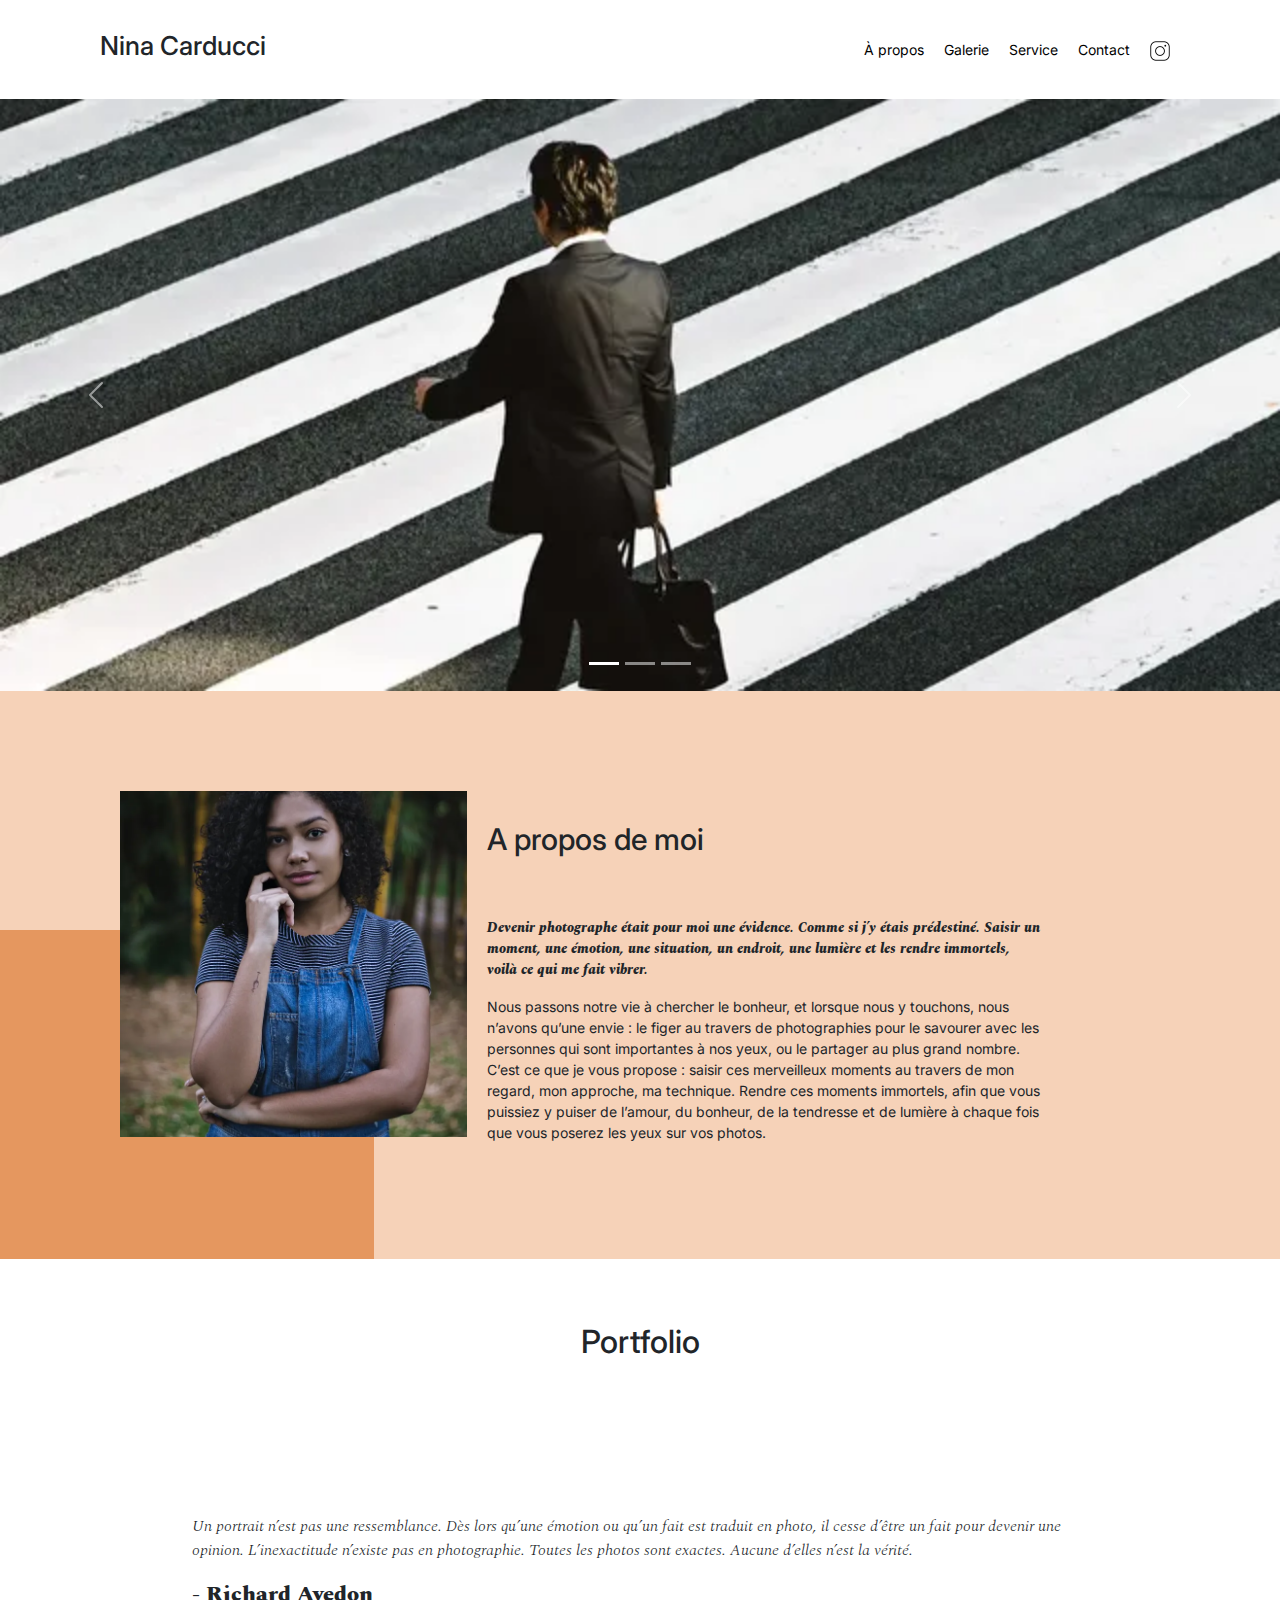
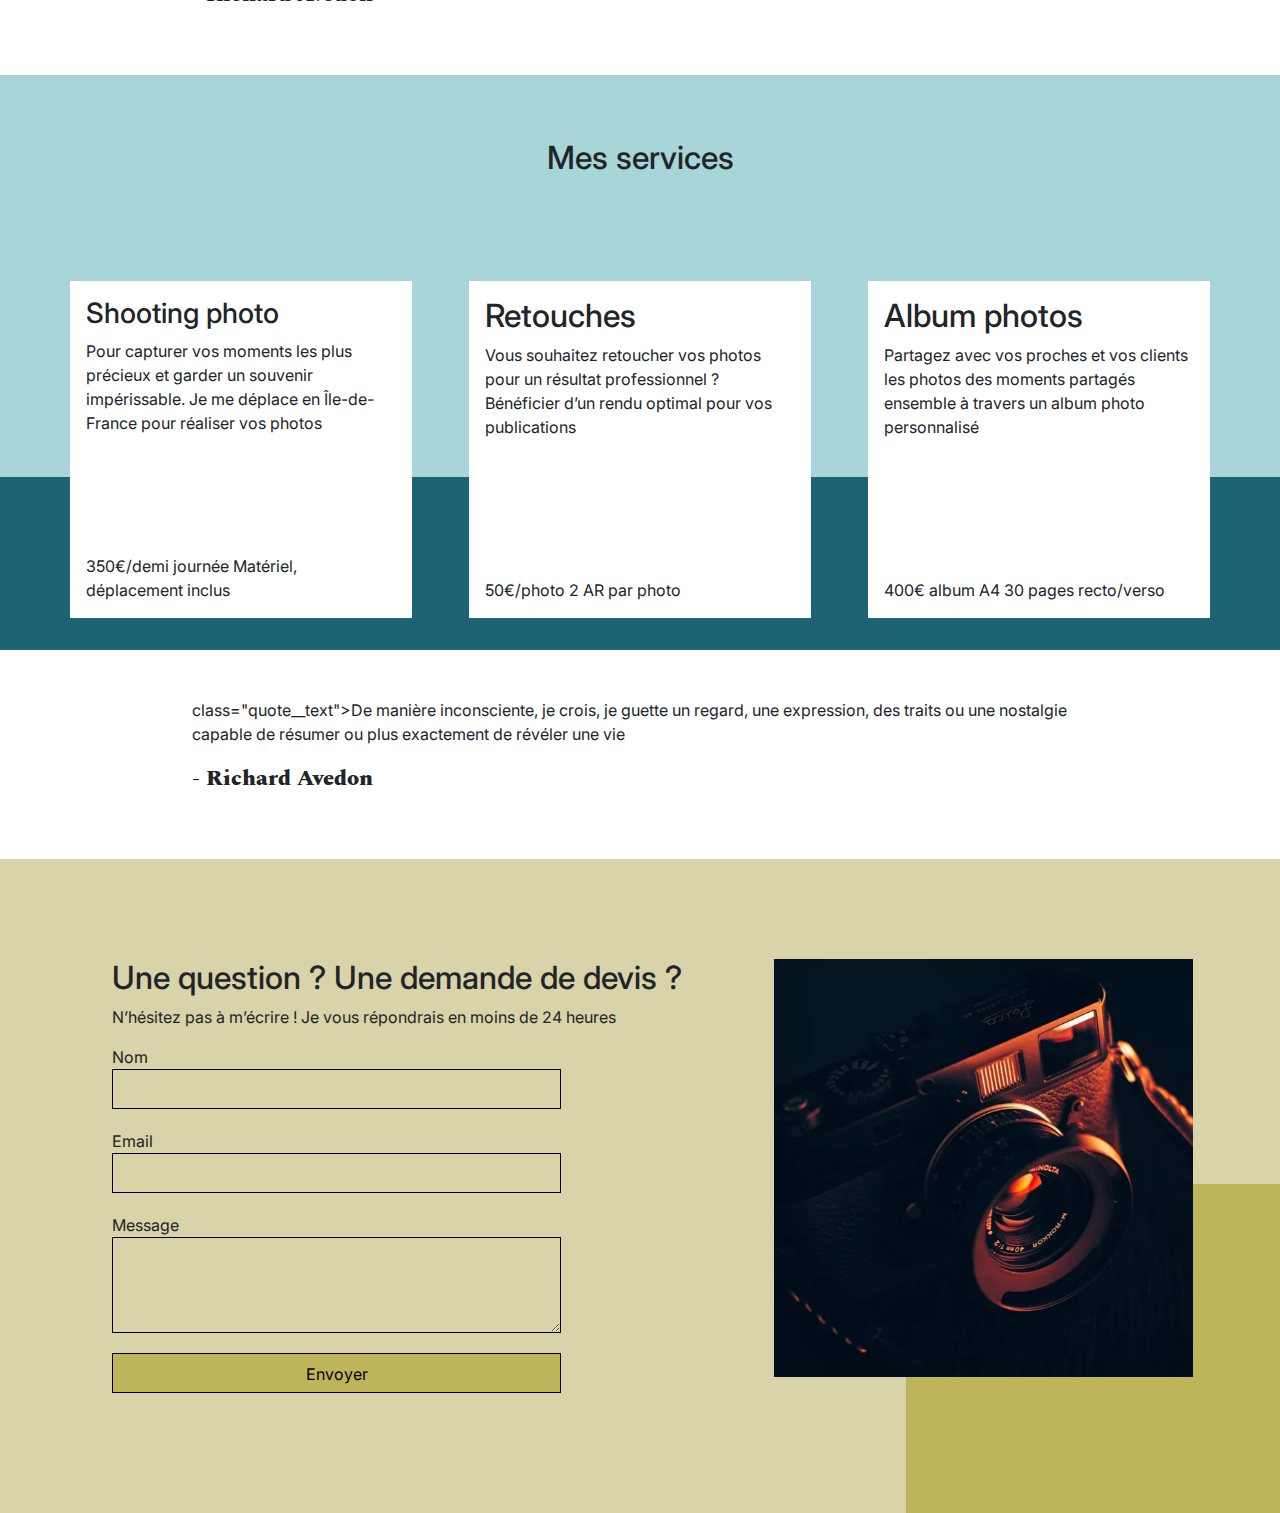
<file: index.html>
<!DOCTYPE html>
<html lang="fr">

<head>
	<meta name="viewport" content="width=device-width, initial-scale=1.0">
	<meta charset="UTF-8">
	<title>Nina Carducci Photographe</title>
	<link rel="apple-touch-icon" sizes="180x180" href="/apple-touch-icon.png">
	<link rel="icon" type="image/png" sizes="32x32" href="/favicon-32x32.png">
	<link rel="icon" type="image/png" sizes="16x16" href="/favicon-16x16.png">
	<!--<link rel="manifest" href="/site.webmanifest">-->
	<meta name="description"
		content=" Nina Carducci, photographe professionnel, retouche d'image, shooting photo, émotion, album photos">
	<link rel="stylesheet preload" as="style" fetchpriority="low" href="./assets/bootstrap/bootstrap.min.css"
		crossorigin>
	<link rel="stylesheet preload" as="style" fetchpriority="low" href="./assets/styleMin.css">
	<link rel="preconnect" href="https://fonts.googleapis.com">
	<link rel="preconnect" href="https://fonts.gstatic.com" crossorigin>
	<link
		href="https://fonts.googleapis.com/css2?family=Inter&family=Spectral:ital,wght@0,400;1,300;1,400;1,800&display=swap"
		rel="stylesheet preconnect">
	<!-- Schema.org meta for Google+ -->
	<meta itemprop="name" content="Nina Carducci - Photographe professionnel" />
	<meta itemprop="description"
		content=" Nina Carducci, photographe professionnel, retouche d'image, shooting photo, émotion, album photos" />
	<meta itemprop="image" content="./assets/images/camera.webp" />
	<!-- Twitter summary card with large image must be at least 280x150px -->
	<meta name="twitter:card" content="summary_large_image" />
	<meta name="twitter:title" content="Nina Carducci - Photographe professionnel" />
	<meta name="twitter:description"
		content=" Nina Carducci, photographe professionnel, retouche d'image, shooting photo, émotion, album photos" />
	<meta name="twitter:image" content="./assets/images/camera.webp" />
	<!-- Open Graph meta (Facebook, Linkedin) -->
	<meta property="og:title" content="Nina Carducci - Photographe professionnel" />
	<meta property="og:type" content="article" />
	<meta property="og:description"
		content=" Nina Carducci, photographe professionnel, retouche d'image, shooting photo, émotion, album photos" />
	<meta property="author" content="Nina Carducci" />
	<meta property="og:image" content="./assets/images/camera.webp" />


</head>

<body>
	<nav class="top-header">
		<h1 class="name">Nina Carducci</h1>
		<div class="nav">
			<ul>
				<li><a href="#about" aria-label="lien versÀ propos">À propos</a></li>
				<li><a href="#gallery" aria-label="lien vers la galerie">Galerie</a></li>
				<li><a href="#services" aria-label="lien vers les services proposés">Service</a></li>
				<li><a href="#contact" aria-label="liens pour prendre contacte">Contact</a></li>
				<li><a class="social-link" aria-label="lien vers Instagram"
						href="https://www.instagram.com/ninacarducci.photo/?hl=fr" target="_blank"><img
							src="assets/images/instagram.webp" alt="logo du reseau social Instagram"></a></li>
			</ul>
		</div>
	</nav>
	<header id="header">
		<div id="carouselExampleIndicators" class="carousel slide" data-bs-ride="carousel">
			<div class="carousel-indicators">
				<button type="button" data-bs-target="#carouselExampleIndicators" data-bs-slide-to="0" class="active"
					aria-current="true" aria-label="Slide 1"></button>
				<button type="button" data-bs-target="#carouselExampleIndicators" data-bs-slide-to="1"
					aria-label="Slide 2"></button>
				<button type="button" data-bs-target="#carouselExampleIndicators" data-bs-slide-to="2"
					aria-label="Slide 3"></button>
			</div>
			<div class="carousel-inner">
				<div class="carousel-item active">
					<img fetchpriority="high" src="./assets/images/slider/ryoji-iwata-wUZjnOv7t0g-unsplash.webp"
						class="d-block w-100" alt="photographie d'un homme d'affaire">
				</div>
				<div class="carousel-item">
					<img loading="lazy" src="./assets/images/slider/nicholas-green-nPz8akkUmDI-unsplash.webp"
						class="d-block w-100" alt="photographie de fan durant un spectacle">
				</div>
				<div class="carousel-item">
					<img loading="lazy" src="./assets/images/slider/edward-cisneros-3_h6-1NPDGw-unsplash.webp"
						class="d-block w-100" alt="photographie de jeunes mariées">
				</div>
			</div>
			<button class="carousel-control-prev" type="button" data-bs-target="#carouselExampleIndicators"
				data-bs-slide="prev">
				<span class="carousel-control-prev-icon" aria-hidden="true"></span>
				<span class="visually-hidden">Previous</span>
			</button>
			<button class="carousel-control-next" type="button" data-bs-target="#carouselExampleIndicators"
				data-bs-slide="next">
				<span class="carousel-control-next-icon" aria-hidden="true"></span>
				<span class="visually-hidden">Next</span>
			</button>
		</div>
	</header>
	<main>
		<div id="about">
			<div class="picture left">
				<img src="./assets/images/nina.webp" alt="portrait de Nina">
			</div>
			<div id="about-me">
				<h2 class="about-me__title">A propos de moi</h2>
				<p class="about-me__introduction">Devenir photographe était pour moi une évidence. Comme si j’y étais
					prédestiné. Saisir un moment, une émotion, une situation, un endroit, une lumière et les rendre
					immortels, voilà ce qui me fait vibrer.</p>
				<p>Nous passons notre vie à chercher le bonheur, et lorsque nous y touchons, nous n’avons qu’une envie :
					le
					figer au travers de photographies pour le savourer avec les personnes qui sont importantes à nos
					yeux,
					ou le partager au plus grand nombre.
					C’est ce que je vous propose : saisir ces merveilleux moments au travers de mon regard, mon
					approche, ma
					technique. Rendre ces moments immortels, afin que vous puissiez y puiser de l’amour, du bonheur, de
					la
					tendresse et de lumière à chaque fois que vous poserez les yeux sur vos photos.</p>
			</div>
		</div>
		<div id="gallery">
			<h2 class="title">Portfolio</h2>
			<div class="container py-3">
				<div class="gallery" style="display: none">
					<img loading="lazy" data-gallery-tag="Concert" class="gallery-item"
						src="./assets/images/gallery/concerts/aaron-paul-wnX-fXzB6Cw-unsplash.webp"
						alt="image de concert">
					<img loading="lazy" data-gallery-tag="Entreprises" class="gallery-item"
						src="./assets/images/gallery/entreprise/ali-morshedlou-WMD64tMfc4k-unsplash.webp"
						alt="photo d'homme devant l'entreprise">
					<img loading="lazy" data-gallery-tag="Entreprises" class="gallery-item"
						src="./assets/images/gallery/entreprise/jason-goodman-tHO1_OuKbg0-unsplash.webp"
						alt="photo d'une femme en entreprise">
					<img loading="lazy" data-gallery-tag="Mariages" class="gallery-item"
						src="./assets/images/gallery/mariage/hannah-busing-RvF2R_qMpRk-unsplash.webp"
						alt="photo de se donner la main lors du mariage">
					<img loading="lazy" data-gallery-tag="Portrait" class="gallery-item"
						src="./assets/images/gallery/portraits/ade-tunji-rVkhWWZFAtQ-unsplash.webp"
						alt="portrait d'homme ">
					<img loading="lazy" data-gallery-tag="Mariages" class="gallery-item"
						src="./assets/images/gallery/mariage/jakob-owens-SiniLJkXhMc-unsplash.webp"
						alt="photo de jeunes mariés">
					<img loading="lazy" data-gallery-tag="Portrait" class="gallery-item"
						src="./assets/images/gallery/portraits/nino-van-prattenburg--443cl1uR_8-unsplash.webp"
						alt="portrait de jeune fille">
					<img loading="lazy" data-gallery-tag="Concert" class="gallery-item"
						src="./assets/images/gallery/concerts/austin-neill-hgO1wFPXl3I-unsplash.webp"
						alt="image de concert">
					<img loading="lazy" data-gallery-tag="Entreprises" class="gallery-item"
						src="./assets/images/gallery/entreprise/mateus-campos-felipe-Fsgzm8N0hIY-unsplash.webp"
						alt="photo d'entreprise">
				</div>
			</div>
			<div class="quote">
				<figure>
					<blockquote>
						<p class="quote__text">Un portrait n’est pas une ressemblance. Dès lors qu’une émotion ou qu’un
							fait
							est traduit en photo, il cesse d’être un fait pour devenir une opinion. L’inexactitude
							n’existe
							pas en photographie. Toutes les photos sont exactes. Aucune d’elles n’est la vérité.</p>
					</blockquote>
					<figcaption class="quote__author">- Richard Avedon</figcaption>
				</figure>
			</div>
		</div>
		<div id="services">
			<h2 class="title">Mes services</h2>
			<div class="container">
				<div class="service">
					<div class="service__description">
						<h3>Shooting photo</h3>
						<p>Pour capturer vos moments les plus précieux et garder un souvenir impérissable. Je me déplace
							en
							Île-de-France pour réaliser vos photos</p>
					</div>
					<div class="service__price">
						<span>350€/demi journée</span>
						<span>Matériel, déplacement inclus</span>
					</div>

				</div>
				<div class="service">
					<div class="service__description">
						<h2>Retouches</h2>
						<p>Vous souhaitez retoucher vos photos pour un résultat professionnel ? Bénéficier d’un rendu
							optimal pour vos publications</p>
					</div>
					<div class="service__price">
						<span>50€/photo</span>
						<span>2 AR par photo</span>
					</div>
				</div>
				<div class="service">
					<div class="service__description">
						<h2>Album photos</h2>
						<p>Partagez avec vos proches et vos clients les photos des moments partagés ensemble à travers
							un
							album photo personnalisé</p>
					</div>
					<div class="service__price">
						<span>400€ album A4</span>
						<span>30 pages recto/verso</span>
					</div>
				</div>
			</div>
		</div>
		<div class="quote">
			<figure>
				<blockquote>
					<p> class="quote__text">De manière inconsciente, je crois, je guette un regard, une expression, des
						traits ou une nostalgie capable de résumer ou plus exactement de révéler une vie</p>
				</blockquote>
				<figcaption class="quote__author">- Richard Avedon</figcaption>
			</figure>
		</div>
		<div id="contact">
			<div class="container">
				<div class="form-container">
					<h2>Une question ? Une demande de devis ?</h2>
					<p> N’hésitez pas à m’écrire ! Je vous répondrais en moins de 24 heures</p>
					<form method="post">
						<label for="nom">Nom</label>
						<input type="text" name="nom" id="nom">
						<label for="email">Email</label>
						<input type="email" name="email" id="email">
						<label for="message">Message</label>
						<textarea name="message" id="message" cols="30" rows="10"></textarea>
						<input type="submit" value="Envoyer">
					</form>
				</div>
				<div class="picture right">
					<img loading="lazy" src="./assets/images/camera.webp" alt="camera">
				</div>
			</div>
		</div>
	</main>
	<script async src="./assets/bootstrap/bootstrap.bundle.min.js"></script>
	<script src="./assets/maugalleryMin.js" defer></script>
	<script src="./assets/scripts.js" defer></script>
	<script src="https://code.jquery.com/jquery-3.4.1.min.js"
		integrity="sha256-CSXorXvZcTkaix6Yvo6HppcZGetbYMGWSFlBw8HfCJo=" crossorigin="anonymous"></script>
</body>

</html>
</file>
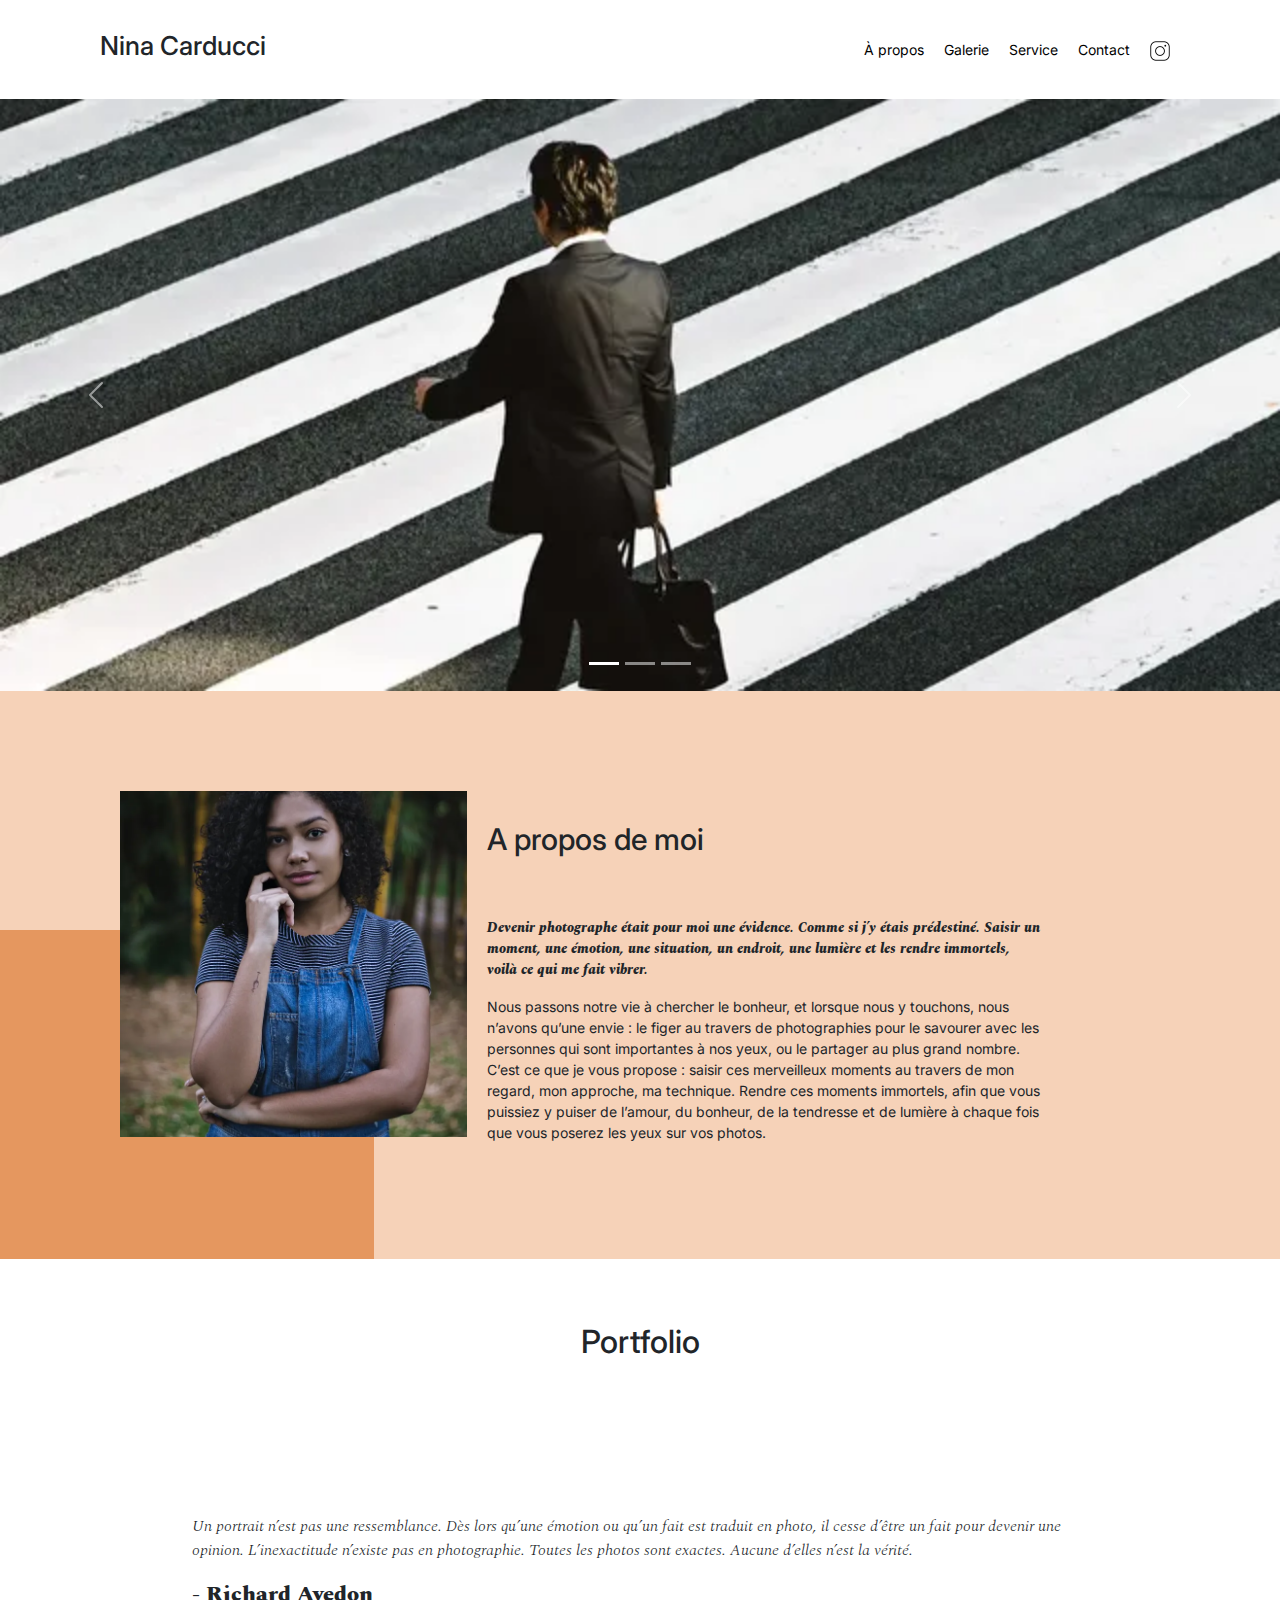
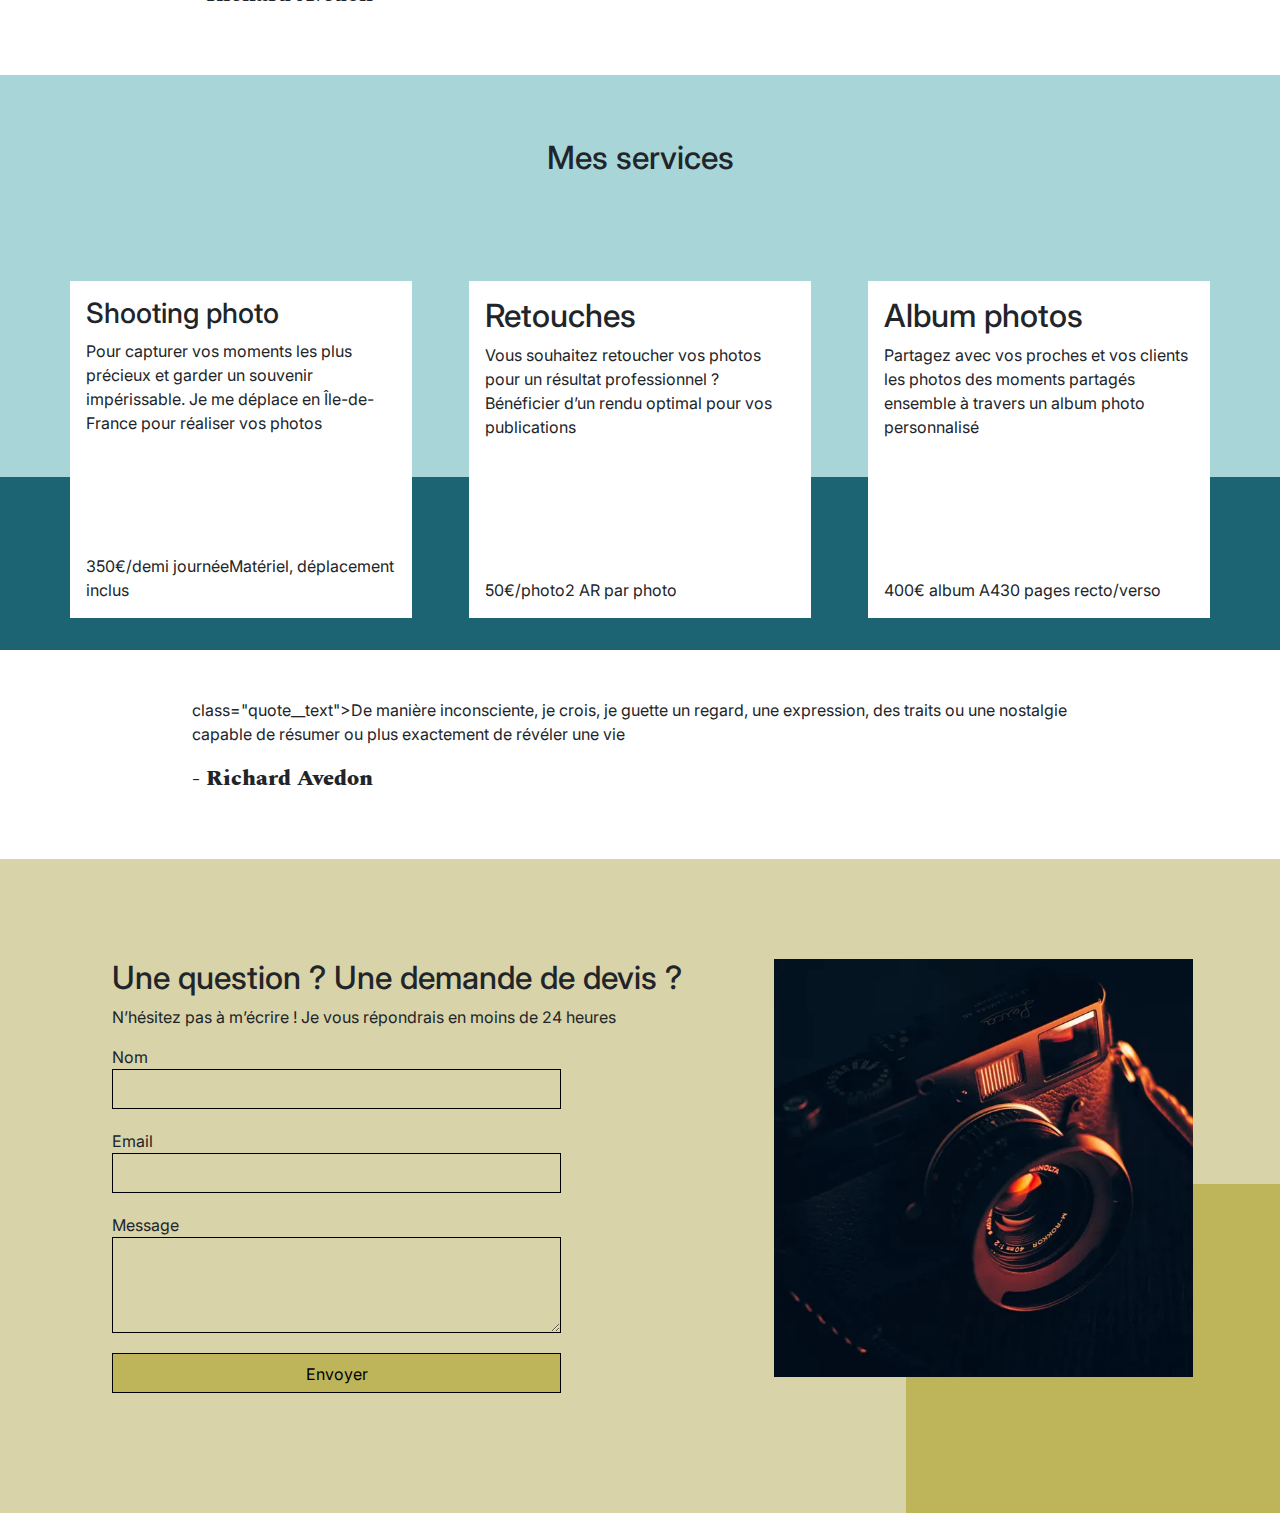
<file: index.min.html>
<!DOCTYPE html><html lang="fr"><head><meta name="viewport" content="width=device-width,initial-scale=1"><meta charset="UTF-8"><title>Nina Carducci Photographe</title><link rel="apple-touch-icon" sizes="180x180" href="/apple-touch-icon.png"><link rel="icon" type="image/png" sizes="32x32" href="/favicon-32x32.png"><link rel="icon" type="image/png" sizes="16x16" href="/favicon-16x16.png"><link rel="manifest" href="/site.webmanifest"><meta name="description" content=" Nina Carducci, photographe professionnel, retouche d'image, shooting photo, émotion, album photos, portfolio, question, devis"><link rel="stylesheet preload" as="style" fetchpriority="low" href="./assets/bootstrap/bootstrap.min.css" crossorigin><link rel="stylesheet preload" as="style" fetchpriority="low" href="./assets/styleMin.css"><link rel="preconnect" href="https://fonts.googleapis.com"><link rel="preconnect" href="https://fonts.gstatic.com" crossorigin><link href="https://fonts.googleapis.com/css2?family=Inter&family=Spectral:ital,wght@0,400;1,300;1,400;1,800&display=swap" rel="stylesheet preconnect"></head><body><div class="top-header"><h1 class="name">Nina Carducci</h1><div class="nav"><ul><li><a href="#about" aria-label="lien versÀ propos">À propos</a></li><li><a href="#gallery" aria-label="lien vers la galerie">Galerie</a></li><li><a href="#services" aria-label="lien vers les services proposés">Service</a></li><li><a href="#contact" aria-label="liens pour prendre contacte">Contact</a></li><li><a class="social-link" aria-label="lien vers Instagram" href="https://www.instagram.com/ninacarducci.photo/?hl=fr" target="_blank"><img src="assets/images/instagram.webp" alt="logo Instagram"></a></li></ul></div></div><div id="header"><div id="carouselExampleIndicators" class="carousel slide" data-bs-ride="carousel"><div class="carousel-indicators"><button type="button" data-bs-target="#carouselExampleIndicators" data-bs-slide-to="0" class="active" aria-current="true" aria-label="Slide 1"></button><button type="button" data-bs-target="#carouselExampleIndicators" data-bs-slide-to="1" aria-label="Slide 2"></button><button type="button" data-bs-target="#carouselExampleIndicators" data-bs-slide-to="2" aria-label="Slide 3"></button></div><div class="carousel-inner"><div class="carousel-item active"><img fetchpriority="high" src="./assets/images/slider/ryoji-iwata-wUZjnOv7t0g-unsplash.webp" class="d-block w-100" alt="photographie d'un homme d'affaire"></div><div class="carousel-item"><img loading="lazy" src="./assets/images/slider/nicholas-green-nPz8akkUmDI-unsplash.webp" class="d-block w-100" alt="photographie de fan durant un spectacle"></div><div class="carousel-item"><img loading="lazy" src="./assets/images/slider/edward-cisneros-3_h6-1NPDGw-unsplash.webp" class="d-block w-100" alt="photographie de jeunes mariées"></div></div><button class="carousel-control-prev" type="button" data-bs-target="#carouselExampleIndicators" data-bs-slide="prev"><span class="carousel-control-prev-icon" aria-hidden="true"></span><span class="visually-hidden">Previous</span></button><button class="carousel-control-next" type="button" data-bs-target="#carouselExampleIndicators" data-bs-slide="next"><span class="carousel-control-next-icon" aria-hidden="true"></span><span class="visually-hidden">Next</span></button></div></div><div id="about"><div class="picture left"><img src="./assets/images/nina.webp" alt="portrait de Nina"></div><div id="about-me"><h2 class="about-me__title">A propos de moi</h2><p class="about-me__introduction">Devenir photographe était pour moi une évidence. Comme si j’y étais prédestiné. Saisir un moment, une émotion, une situation, un endroit, une lumière et les rendre immortels, voilà ce qui me fait vibrer.</p><p>Nous passons notre vie à chercher le bonheur, et lorsque nous y touchons, nous n’avons qu’une envie : le figer au travers de photographies pour le savourer avec les personnes qui sont importantes à nos yeux, ou le partager au plus grand nombre. C’est ce que je vous propose : saisir ces merveilleux moments au travers de mon regard, mon approche, ma technique. Rendre ces moments immortels, afin que vous puissiez y puiser de l’amour, du bonheur, de la tendresse et de lumière à chaque fois que vous poserez les yeux sur vos photos.</p></div></div><div id="gallery"><h2 class="title">Portfolio</h2><div class="container py-3"><div class="gallery" style="display:none"><img loading="lazy" data-gallery-tag="Concert" class="gallery-item" src="./assets/images/gallery/concerts/aaron-paul-wnX-fXzB6Cw-unsplash.webp" alt="image de concert"> <img loading="lazy" data-gallery-tag="Entreprises" class="gallery-item" src="./assets/images/gallery/entreprise/ali-morshedlou-WMD64tMfc4k-unsplash.webp" alt="photo d'entreprise"> <img loading="lazy" data-gallery-tag="Entreprises" class="gallery-item" src="./assets/images/gallery/entreprise/jason-goodman-tHO1_OuKbg0-unsplash.webp" alt="photo d'entreprise"> <img loading="lazy" data-gallery-tag="Mariages" class="gallery-item" src="./assets/images/gallery/mariage/hannah-busing-RvF2R_qMpRk-unsplash.webp" alt="photo de mariage"> <img loading="lazy" data-gallery-tag="Portrait" class="gallery-item" src="./assets/images/gallery/portraits/ade-tunji-rVkhWWZFAtQ-unsplash.webp" alt="portrait"> <img loading="lazy" data-gallery-tag="Mariages" class="gallery-item" src="./assets/images/gallery/mariage/jakob-owens-SiniLJkXhMc-unsplash.webp" alt="photo de mariage"> <img loading="lazy" data-gallery-tag="Portrait" class="gallery-item" src="./assets/images/gallery/portraits/nino-van-prattenburg--443cl1uR_8-unsplash.webp" alt="portrait"> <img loading="lazy" data-gallery-tag="Concert" class="gallery-item" src="./assets/images/gallery/concerts/austin-neill-hgO1wFPXl3I-unsplash.webp" alt="image de concert"> <img loading="lazy" data-gallery-tag="Entreprises" class="gallery-item" src="./assets/images/gallery/entreprise/mateus-campos-felipe-Fsgzm8N0hIY-unsplash.webp" alt="photo d'entreprise"></div></div><div class="quote"><figure><blockquote><p class="quote__text">Un portrait n’est pas une ressemblance. Dès lors qu’une émotion ou qu’un fait est traduit en photo, il cesse d’être un fait pour devenir une opinion. L’inexactitude n’existe pas en photographie. Toutes les photos sont exactes. Aucune d’elles n’est la vérité.</p></blockquote><figcaption class="quote__author">- Richard Avedon</figcaption></figure></div></div><div id="services"><h2 class="title">Mes services</h2><div class="container"><div class="service"><div class="service__description"><h3>Shooting photo</h3><p>Pour capturer vos moments les plus précieux et garder un souvenir impérissable. Je me déplace en Île-de-France pour réaliser vos photos</p></div><div class="service__price"><span>350€/demi journée</span><span>Matériel, déplacement inclus</span></div></div><div class="service"><div class="service__description"><h2>Retouches</h2><p>Vous souhaitez retoucher vos photos pour un résultat professionnel ? Bénéficier d’un rendu optimal pour vos publications</p></div><div class="service__price"><span>50€/photo</span><span>2 AR par photo</span></div></div><div class="service"><div class="service__description"><h2>Album photos</h2><p>Partagez avec vos proches et vos clients les photos des moments partagés ensemble à travers un album photo personnalisé</p></div><div class="service__price"><span>400€ album A4</span><span>30 pages recto/verso</span></div></div></div></div><div class="quote"><figure><blockquote><p>class="quote__text">De manière inconsciente, je crois, je guette un regard, une expression, des traits ou une nostalgie capable de résumer ou plus exactement de révéler une vie</p></blockquote><figcaption class="quote__author">- Richard Avedon</figcaption></figure></div><div id="contact"><div class="container"><div class="form-container"><h2>Une question ? Une demande de devis ?</h2><p>N’hésitez pas à m’écrire ! Je vous répondrais en moins de 24 heures</p><form method="post"><label for="nom">Nom</label><input type="text" name="nom" id="nom"><label for="email">Email</label><input type="email" name="email" id="email"><label for="message">Message</label><textarea name="message" id="message" cols="30" rows="10"></textarea><input type="submit" value="Envoyer"></form></div><div class="picture right"><img loading="lazy" src="./assets/images/camera.webp" alt="camera"></div></div></div><script async src="./assets/bootstrap/bootstrap.bundle.min.js"></script><script src="./assets/maugalleryMin.js" defer="defer"></script><script src="./assets/scripts.js" defer="defer"></script><script src="https://code.jquery.com/jquery-3.4.1.min.js" integrity="sha256-CSXorXvZcTkaix6Yvo6HppcZGetbYMGWSFlBw8HfCJo=" crossorigin="anonymous"></script></body></html>
</file>
<file: assets/styleMin.css>
.nav a,.nav-pills .nav-link{color:#000}.about-me__introduction,.quote,.quote__text{font-style:italic;font-family:Spectral}.quote,.quote__author,.quote__text{font-family:Spectral}.service,.top-header{background-color:#fff;display:flex}#about,#contact{padding-inline:100px;padding-block:100px}.picture.left::before,.picture.right::before{content:' ';width:374px;height:329px;bottom:0;z-index:-1}#about,#contact .container,.mg-next,.mg-prev,.nav ul,.service,.top-header,form{display:flex}*{font-family:Inter,'sans-serif';font-style:normal;font-display:swap}body{max-width:1920px;margin:auto}.top-header{position:sticky;top:0;z-index:1000;justify-content:space-between;padding-inline:100px;padding-block:30px;align-items:center}#about,#contact,#services,.item-column{position:relative}.top-header .name{font-size:26px}.nav ul{list-style-type:none;font-size:14px;margin-bottom:0}.nav li{padding-inline:10px}.nav a{text-decoration:none}.social-link img{width:20px;height:20px}#about{background-color:#f6d2b8}.picture.left::before{background-color:#e5975f;position:absolute;left:0}.picture{flex:1;margin:0 20px;z-index:0}.picture img{width:100%}#about-me,.form-container{flex:2}.about-me__title{margin-top:1em;margin-bottom:60px;font-size:30px}.about-me__introduction{font-weight:800;width:60%}#about-me p{width:80%;font-size:14px}.title{text-align:center;padding-block:2em}.gallery .nav{justify-content:center}.nav-pills .nav-link.active,.nav-pills .show>.nav-link{color:#fff;background-color:#5a5526;border-radius:0}.item-column{margin-bottom:0!important;padding:0}.item-column::after{content:"";display:block;padding-bottom:100%}.gallery-item{position:absolute;width:100%;height:100%;object-fit:cover;padding:.5em}.mg-next,.mg-prev{width:30px;height:30px;border-radius:00%;justify-content:center;align-items:center;font-size:24px}form input,form textarea{width:100%;background-color:transparent;border:1px solid;margin-bottom:20px}.quote{width:70%;margin:auto;padding-block:3em}.quote__text{font-weight:300}.quote__author{font-weight:800;font-size:22px}#services{margin:auto;background-color:#a8d5d8}#services .container::before{content:' ';background-color:#1c6474;position:absolute;width:100%;height:30%;bottom:0;left:0;z-index:0}#services .container{justify-content:space-between;display:flex;padding:2em 0}.service{max-width:390px;width:30%;height:337px;padding:1em;flex-direction:column;justify-content:space-between;z-index:1}#contact{margin:auto;background-color:#d8d3a8}.picture.right{width:374px;height:329px}.picture.right img{width:419px;height:418px}.picture.right::before{background-color:#beb45a;position:absolute;right:0}form{flex-direction:column;width:70%;align-items:flex-start}form input{height:2.5em}form textarea{height:5em;line-height:2.5em;font-size:1.2em}input[type=submit]{background-color:#beb45a;padding:.5em 1em}@media all and (max-width:1180px){.picture{flex:2}#about,#contact .container{align-items:center}.about-me__title{margin-top:0;margin-bottom:1em}#about-me p{width:100%}}@media all and (max-width:1000px){.picture.left::before,.picture.right::before{height:30%;position:absolute;z-index:-1;width:100%}#about,#contact .container,#services .container{flex-direction:column}.picture{width:50%}.picture.left img{width:475px;height:475px}.picture.left::before{bottom:auto;top:0;left:0}.about-me__title{text-align:center;margin-top:1em}.service{width:100%;max-width:100%;height:auto;margin:2em 0}.service__description{margin-bottom:1em}#services .container::before{width:30%;height:100%;bottom:0;right:0;left:auto;z-index:0}#contact .picture.right{margin-top:1em}.picture.right::before{bottom:0;right:0}}@media all and (max-width:650px){.top-header{flex-direction:column;padding-inline:0}.top-header .nav,.top-header .nav ul{width:100%;padding:0}.top-header .nav li{flex:1;padding-block:1em;text-align:center}.picture.left::before,.picture.right::before{height:150px}#services .container{align-items:center}.service{max-width:90%}#about,#contact{padding-inline:2em;padding-block:2em}form{width:100%}.picture{width:80%}}
</file>
